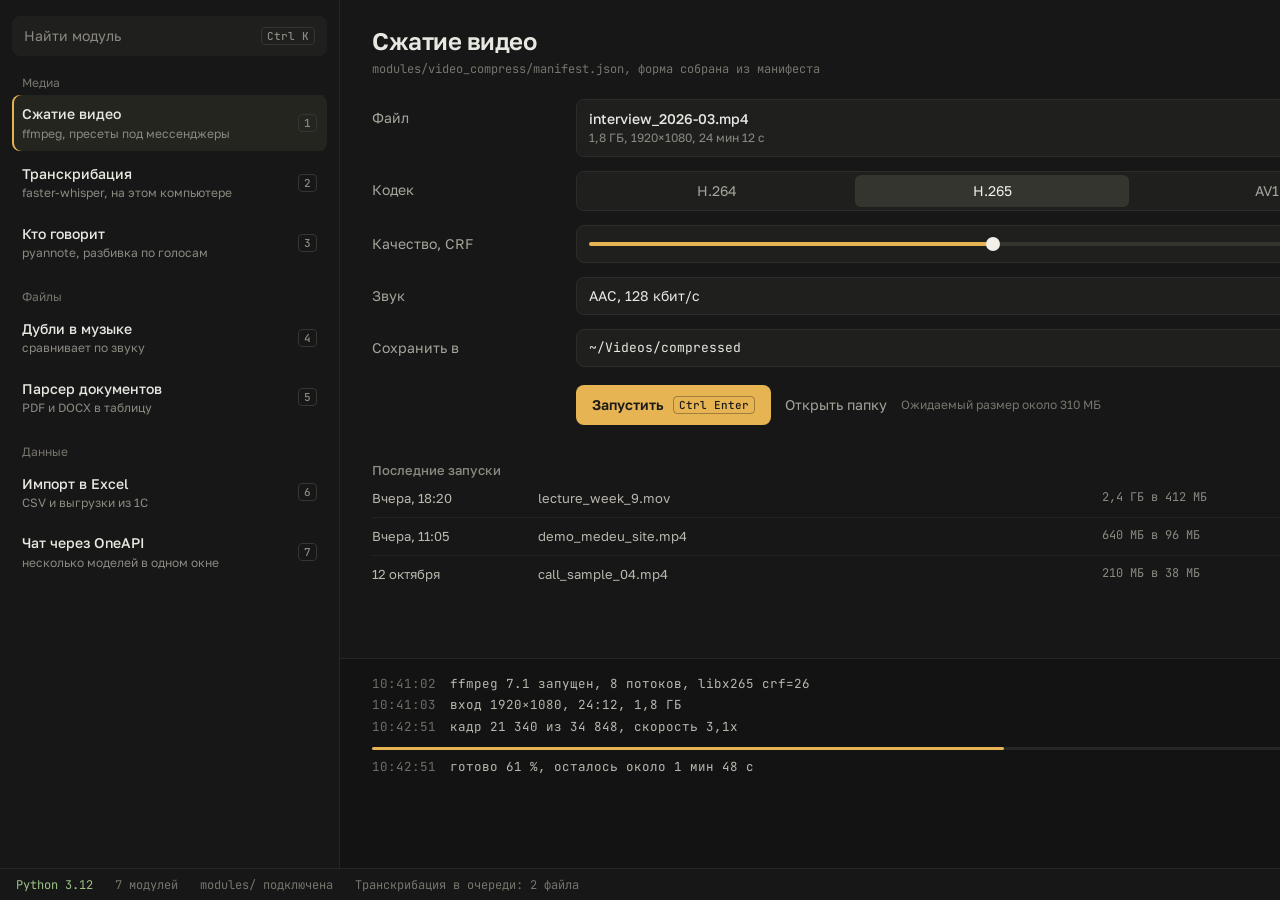
<file: mockups/concept-devhub.html>
<!DOCTYPE html>
<html lang="ru">
<head>
<meta charset="UTF-8">
<link href="https://fonts.googleapis.com/css2?family=Golos+Text:wght@400;500;600&family=JetBrains+Mono:wght@400;500&display=block" rel="stylesheet">
<style>
	* { margin: 0; padding: 0; box-sizing: border-box; }
	html, body { width: 1440px; height: 900px; overflow: hidden; background: #161716; color: #e9e7e1; font: 14px/1.45 "Golos Text", sans-serif; }
	.app { display: grid; grid-template-columns: 340px 1fr; height: 868px; }
	.list { border-right: 1px solid #262725; padding: 16px 12px; }
	.search { display: flex; align-items: center; justify-content: space-between; height: 40px; padding: 0 12px; border-radius: 8px; background: #1f201e; color: #8b8981; }
	kbd { font: 500 11px "JetBrains Mono", monospace; color: #8b8981; border: 1px solid #353633; border-radius: 4px; padding: 1px 5px; }
	.group { margin-top: 18px; padding: 0 10px; font-size: 12px; color: #77756d; }
	.item { margin-top: 4px; display: grid; grid-template-columns: 1fr auto; gap: 0 10px; padding: 9px 10px; border-radius: 8px; }
	.item b { font-weight: 500; }
	.item small { grid-column: 1; color: #8b8981; font-size: 12px; }
	.item kbd { grid-row: 1 / span 2; grid-column: 2; align-self: center; }
	.item.on { background: #24251f; box-shadow: inset 2px 0 0 #e7b453; }
	.detail { display: grid; grid-template-rows: auto 1fr 210px; min-width: 0; }
	.head { padding: 24px 32px 0; }
	.head h1 { font-size: 24px; font-weight: 600; letter-spacing: -.02em; }
	.head p { margin-top: 2px; font: 400 12px "JetBrains Mono", monospace; color: #77756d; }
	.form { padding: 22px 32px 0; display: grid; grid-template-columns: 180px 1fr; gap: 14px 24px; align-content: start; }
	.form label { color: #a6a49b; line-height: 38px; }
	.field { min-height: 38px; display: flex; align-items: center; padding: 0 12px; border-radius: 8px; background: #1f201e; border: 1px solid #2c2d2a; }
	.file { justify-content: space-between; height: 58px; }
	.file b { font-weight: 500; }
	.file small { display: block; color: #8b8981; font-size: 12px; }
	.file span:last-child { color: #8b8981; font-size: 13px; }
	.segs { display: flex; gap: 0; padding: 3px; }
	.segs i { font-style: normal; flex: 1; text-align: center; padding: 6px 0; border-radius: 6px; color: #a6a49b; }
	.segs .on { background: #34352f; color: #f1efe8; }
	.slider { gap: 14px; }
	.track { position: relative; flex: 1; height: 4px; border-radius: 2px; background: #34352f; }
	.track::before { content: ""; position: absolute; left: 0; top: 0; bottom: 0; width: 52%; border-radius: 2px; background: #e7b453; }
	.track::after { content: ""; position: absolute; left: 52%; top: 50%; width: 14px; height: 14px; margin: -7px 0 0 -7px; border-radius: 50%; background: #f1efe8; }
	.mono { font-family: "JetBrains Mono", monospace; font-size: 13px; }
	.hint { color: #77756d; font-size: 12px; }
	.run { grid-column: 2; display: flex; gap: 14px; align-items: center; margin-top: 4px; }
	.btn { display: inline-flex; align-items: center; gap: 10px; height: 40px; padding: 0 16px; border-radius: 8px; background: #e7b453; color: #1b1a16; font-weight: 600; }
	.btn kbd { color: #1b1a16; border-color: rgba(27, 26, 22, .35); }
	.ghost { color: #a6a49b; }
	.hist { grid-column: 1 / -1; margin-top: 22px; }
	.hist h2 { font-size: 13px; font-weight: 500; color: #8b8981; }
	.hist div { display: grid; grid-template-columns: 150px 1fr 200px 90px; gap: 16px; padding: 9px 0; border-top: 1px solid #232421; font-size: 13px; color: #b9b7ae; }
	.hist div:first-of-type { border-top: 0; }
	.hist span:nth-child(3) { font-family: "JetBrains Mono", monospace; font-size: 12px; color: #8b8981; }
	.hist span:last-child { text-align: right; color: #9cc28a; }
	.log { border-top: 1px solid #262725; padding: 14px 32px; font: 400 12.5px/1.7 "JetBrains Mono", monospace; color: #b9b7ae; background: #121312; }
	.log span { color: #6f6d66; margin-right: 14px; }
	.log .ok { color: #9cc28a; }
	.prog { margin: 10px 0 6px; height: 3px; background: #262725; border-radius: 2px; }
	.prog i { display: block; width: 61%; height: 100%; background: #e7b453; border-radius: 2px; }
	.status { height: 32px; display: flex; align-items: center; gap: 22px; padding: 0 16px; border-top: 1px solid #262725; font: 400 12px "JetBrains Mono", monospace; color: #77756d; }
	.status b { font-weight: 400; color: #9cc28a; }
</style>
</head>
<body>
<div class="app">
	<aside class="list">
		<div class="search"><span>Найти модуль</span><kbd>Ctrl K</kbd></div>
		<p class="group">Медиа</p>
		<div class="item on"><b>Сжатие видео</b><small>ffmpeg, пресеты под мессенджеры</small><kbd>1</kbd></div>
		<div class="item"><b>Транскрибация</b><small>faster-whisper, на этом компьютере</small><kbd>2</kbd></div>
		<div class="item"><b>Кто говорит</b><small>pyannote, разбивка по голосам</small><kbd>3</kbd></div>
		<p class="group">Файлы</p>
		<div class="item"><b>Дубли в музыке</b><small>сравнивает по звуку</small><kbd>4</kbd></div>
		<div class="item"><b>Парсер документов</b><small>PDF и DOCX в таблицу</small><kbd>5</kbd></div>
		<p class="group">Данные</p>
		<div class="item"><b>Импорт в Excel</b><small>CSV и выгрузки из 1С</small><kbd>6</kbd></div>
		<div class="item"><b>Чат через OneAPI</b><small>несколько моделей в одном окне</small><kbd>7</kbd></div>
	</aside>
	<section class="detail">
		<div class="head"><h1>Сжатие видео</h1><p>modules/video_compress/manifest.json, форма собрана из манифеста</p></div>
		<div class="form">
			<label>Файл</label><div class="field file"><span><b>interview_2026-03.mp4</b><small>1,8 ГБ, 1920×1080, 24 мин 12 с</small></span><span>Заменить</span></div>
			<label>Кодек</label><div class="field segs"><i>H.264</i><i class="on">H.265</i><i>AV1</i></div>
			<label>Качество, CRF</label><div class="field slider"><span class="track"></span><span class="mono">26</span></div>
			<label>Звук</label><div class="field">AAC, 128 кбит/с</div>
			<label>Сохранить в</label><div class="field mono">~/Videos/compressed</div>
			<div class="run"><span class="btn">Запустить <kbd>Ctrl Enter</kbd></span><span class="ghost">Открыть папку</span><span class="hint">Ожидаемый размер около 310 МБ</span></div>
			<div class="hist"><h2>Последние запуски</h2>
				<div><span>Вчера, 18:20</span><span>lecture_week_9.mov</span><span>2,4 ГБ в 412 МБ</span><span>готово</span></div>
				<div><span>Вчера, 11:05</span><span>demo_medeu_site.mp4</span><span>640 МБ в 96 МБ</span><span>готово</span></div>
				<div><span>12 октября</span><span>call_sample_04.mp4</span><span>210 МБ в 38 МБ</span><span>готово</span></div>
			</div>
		</div>
		<div class="log">
			<div><span>10:41:02</span>ffmpeg 7.1 запущен, 8 потоков, libx265 crf=26</div>
			<div><span>10:41:03</span>вход 1920×1080, 24:12, 1,8 ГБ</div>
			<div><span>10:42:51</span>кадр 21 340 из 34 848, скорость 3,1x</div>
			<div class="prog"><i></i></div>
			<div><span>10:42:51</span>готово 61 %, осталось около 1 мин 48 с</div>
		</div>
	</section>
</div>
<footer class="status"><b>Python 3.12</b><span>7 модулей</span><span>modules/ подключена</span><span>Транскрибация в очереди: 2 файла</span></footer>
</body>
</html>
</file>
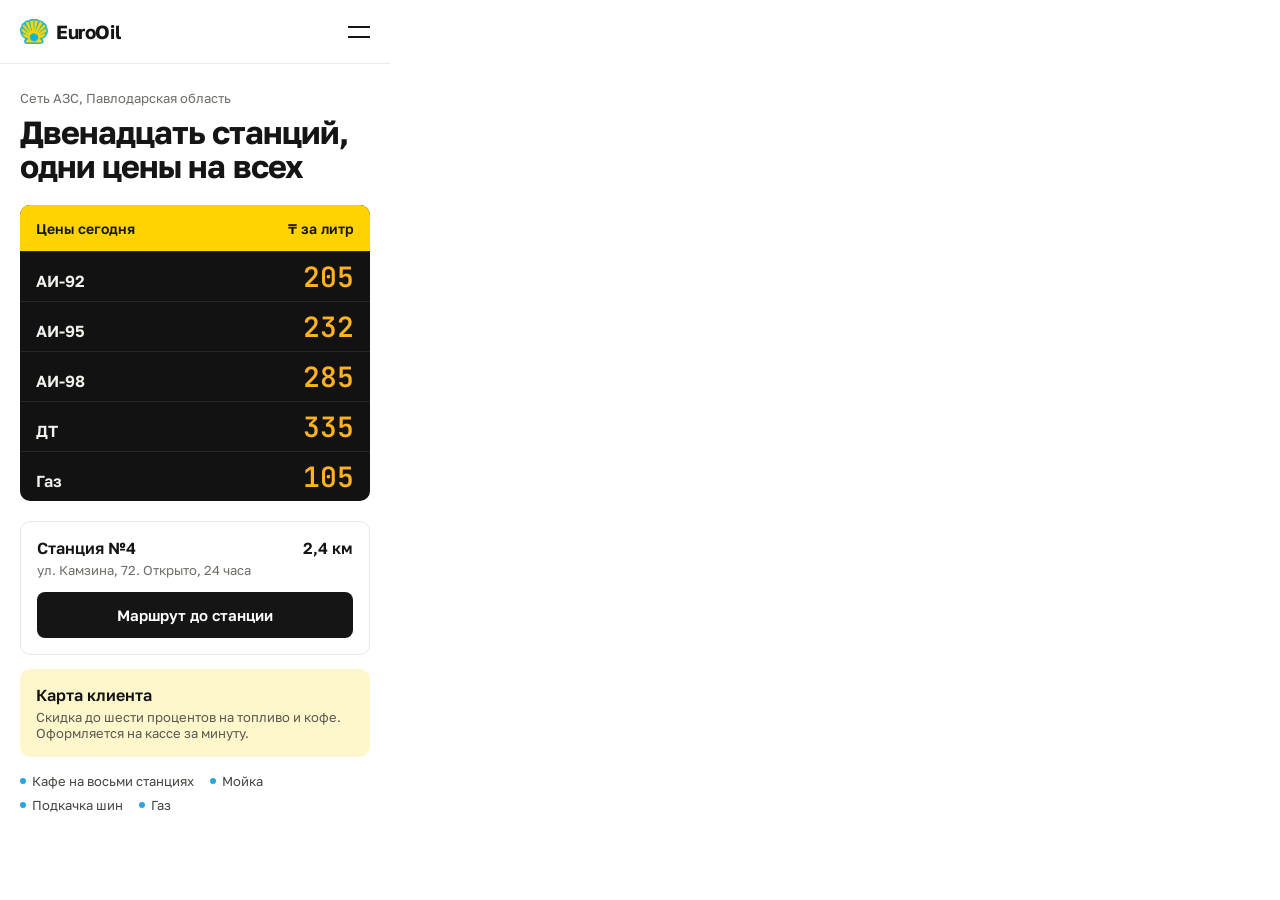
<file: mockups/concept-eurooil-phone.html>
<!DOCTYPE html>
<html lang="ru">
<head>
<meta charset="UTF-8">
<meta name="viewport" content="width=device-width, initial-scale=1">
<link href="https://fonts.googleapis.com/css2?family=Golos+Text:wght@400;500;600;700&family=JetBrains+Mono:wght@600&display=block" rel="stylesheet">
<style>
	* { margin: 0; padding: 0; box-sizing: border-box; }
	html, body { width: 390px; height: 844px; overflow: hidden; background: #fff; color: #151515; font-family: "Golos Text", sans-serif; }
	.top { height: 64px; display: flex; align-items: center; justify-content: space-between; padding: 0 20px; border-bottom: 1px solid #ecebe6; }
	.brand { display: flex; align-items: center; gap: 8px; font-weight: 700; font-size: 19px; letter-spacing: -.02em; }
	.brand img { width: 28px; }
	.burger { width: 22px; height: 12px; border-top: 2px solid #151515; border-bottom: 2px solid #151515; }
	.copy { padding: 26px 20px 0; }
	.kicker { font-size: 13px; color: #6d6c66; }
	h1 { margin-top: 10px; font-size: 32px; line-height: 1.05; letter-spacing: -.03em; font-weight: 700; }
	.board { margin: 22px 20px 0; background: #121212; border-radius: 10px; overflow: hidden; }
	.board__head { display: flex; justify-content: space-between; align-items: center; height: 46px; padding: 0 16px; background: #ffd200; font-weight: 600; font-size: 14px; }
	.row { display: flex; align-items: baseline; justify-content: space-between; height: 50px; padding: 0 16px; border-top: 1px solid #262626; }
	.row span { color: #f2f1ec; font-weight: 600; font-size: 16px; }
	.row b { font-family: "JetBrains Mono", monospace; font-weight: 600; font-size: 28px; color: #ffb21f; line-height: 50px; }
	.near { margin: 20px 20px 0; padding: 16px; border: 1px solid #ebe9e2; border-radius: 10px; }
	.near__top { display: flex; justify-content: space-between; font-weight: 600; font-size: 16px; }
	.near p { margin-top: 4px; font-size: 13px; color: #6d6c66; }
	.card { margin: 14px 20px 0; padding: 16px; border-radius: 10px; background: #fff7cc; }
	.card b { display: block; font-size: 16px; font-weight: 600; }
	.card p { margin-top: 4px; font-size: 13px; color: #5a5850; }
	.srv { margin: 16px 20px 0; display: flex; flex-wrap: wrap; gap: 8px 16px; font-size: 13px; color: #45443f; }
	.srv i { font-style: normal; display: inline-flex; align-items: center; gap: 6px; }
	.srv i::before { content: ""; width: 6px; height: 6px; border-radius: 50%; background: #29a6e0; }
	.btn { margin-top: 14px; display: flex; justify-content: center; align-items: center; height: 46px; border-radius: 8px; background: #151515; color: #fff; font-weight: 600; font-size: 15px; }
</style>
</head>
<body>
	<header class="top"><div class="brand"><img src="assets/eurooil-logo.webp" alt="">EuroOil</div><span class="burger"></span></header>
	<div class="copy"><p class="kicker">Сеть АЗС, Павлодарская область</p><h1>Двенадцать станций, одни цены на всех</h1></div>
	<div class="board">
		<div class="board__head"><span>Цены сегодня</span><span>₸ за литр</span></div>
		<div class="row"><span>АИ-92</span><b>205</b></div>
		<div class="row"><span>АИ-95</span><b>232</b></div>
		<div class="row"><span>АИ-98</span><b>285</b></div>
		<div class="row"><span>ДТ</span><b>335</b></div>
		<div class="row"><span>Газ</span><b>105</b></div>
	</div>
	<div class="near"><div class="near__top"><span>Станция №4</span><span>2,4 км</span></div><p>ул. Камзина, 72. Открыто, 24 часа</p><span class="btn">Маршрут до станции</span></div>
	<div class="card"><b>Карта клиента</b><p>Скидка до шести процентов на топливо и кофе. Оформляется на кассе за минуту.</p></div>
	<div class="srv"><i>Кафе на восьми станциях</i><i>Мойка</i><i>Подкачка шин</i><i>Газ</i></div>
</body>
</html>
</file>
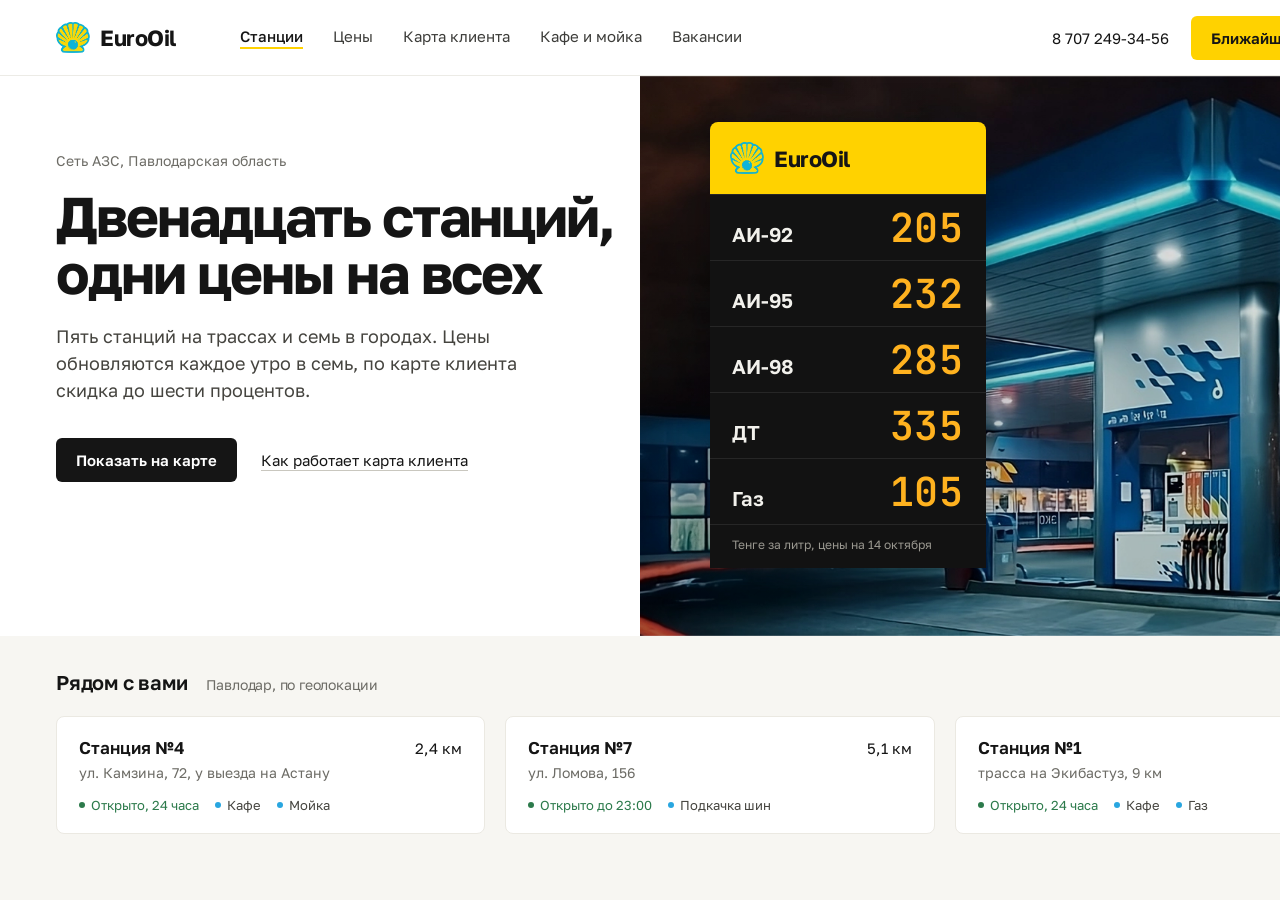
<file: mockups/concept-eurooil.html>
<!DOCTYPE html>
<html lang="ru">
<head>
<meta charset="UTF-8">
<link rel="preconnect" href="https://fonts.googleapis.com">
<link href="https://fonts.googleapis.com/css2?family=Golos+Text:wght@400;500;600;700&family=JetBrains+Mono:wght@500;600&display=block" rel="stylesheet">
<style>
	* { margin: 0; padding: 0; box-sizing: border-box; }
	html, body { width: 1440px; height: 900px; overflow: hidden; background: #fff; color: #151515; font-family: "Golos Text", sans-serif; }
	.top { height: 76px; display: flex; align-items: center; padding: 0 56px; border-bottom: 1px solid #ecebe6; }
	.brand { display: flex; align-items: center; gap: 10px; font-weight: 700; font-size: 22px; letter-spacing: -.02em; }
	.brand img { width: 34px; height: auto; }
	.nav { display: flex; gap: 30px; margin-left: 64px; font-size: 15px; color: #3d3d3a; }
	.nav b { font-weight: 500; color: #151515; box-shadow: inset 0 -2px 0 #ffd200; padding-bottom: 4px; }
	.right { margin-left: auto; display: flex; align-items: center; gap: 22px; font-size: 15px; }
	.btn { display: inline-flex; align-items: center; height: 44px; padding: 0 20px; border-radius: 6px; background: #ffd200; font-weight: 600; font-size: 15px; color: #151515; }
	.btn.dark { background: #151515; color: #fff; }
	.hero { position: relative; height: 560px; display: grid; grid-template-columns: 640px 1fr; }
	.copy { padding: 76px 0 0 56px; }
	.kicker { font-size: 14px; color: #6d6c66; }
	h1 { margin-top: 18px; max-width: 560px; font-size: 56px; line-height: 1.02; letter-spacing: -.035em; font-weight: 700; }
	.lead { margin-top: 22px; max-width: 470px; font-size: 18px; line-height: 1.5; color: #45443f; }
	.cta { margin-top: 34px; display: flex; align-items: center; gap: 24px; font-size: 15px; }
	.cta a { color: #151515; text-decoration: underline; text-underline-offset: 4px; text-decoration-color: #c9c7bf; }
	.photo { position: relative; overflow: hidden; }
	.photo > img { position: absolute; inset: 0; width: 100%; height: 100%; object-fit: cover; object-position: 30% 50%; }
	.photo::after { content: ""; position: absolute; inset: 0; background: linear-gradient(90deg, rgba(0, 0, 0, .25), transparent 40%); }
	.pylon { position: absolute; z-index: 2; left: 70px; top: 46px; width: 276px; background: #121212; border-radius: 8px 8px 0 0; box-shadow: 0 30px 60px -20px rgba(0, 0, 0, .55); }
	.pylon__head { display: flex; align-items: center; gap: 10px; height: 72px; padding: 0 20px; background: #ffd200; border-radius: 8px 8px 0 0; font-weight: 700; font-size: 22px; letter-spacing: -.02em; }
	.pylon__head img { width: 34px; }
	.row { display: flex; align-items: baseline; justify-content: space-between; height: 66px; padding: 0 22px; border-top: 1px solid #262626; }
	.row span { color: #f2f1ec; font-weight: 600; font-size: 20px; }
	.row b { font-family: "JetBrains Mono", monospace; font-weight: 600; font-size: 40px; color: #ffb21f; letter-spacing: .02em; line-height: 66px; }
	.pylon__foot { padding: 12px 22px 16px; border-top: 1px solid #262626; font-size: 12px; color: #9a9890; }
	.near { height: 264px; padding: 34px 56px 0; background: #f7f6f2; }
	.near h2 { font-size: 20px; font-weight: 600; letter-spacing: -.01em; display: flex; align-items: baseline; gap: 18px; }
	.near h2 small { font-size: 14px; font-weight: 400; color: #6d6c66; }
	.cards { margin-top: 22px; display: grid; grid-template-columns: repeat(3, 1fr); gap: 20px; }
	.card { padding: 20px 22px; background: #fff; border: 1px solid #ebe9e2; border-radius: 8px; }
	.card__top { display: flex; justify-content: space-between; align-items: baseline; }
	.card__name { font-weight: 600; font-size: 17px; }
	.card__dist { font-size: 15px; color: #151515; }
	.card__addr { margin-top: 6px; font-size: 14px; color: #6d6c66; }
	.card__srv { margin-top: 16px; display: flex; gap: 16px; font-size: 13px; color: #45443f; }
	.card__srv i { font-style: normal; display: inline-flex; align-items: center; gap: 6px; }
	.card__srv i::before { content: ""; width: 6px; height: 6px; border-radius: 50%; background: #29a6e0; }
	.open { color: #2c7a4b !important; }
	.open::before { background: #2c7a4b !important; }
</style>
</head>
<body>
	<header class="top">
		<div class="brand"><img src="assets/eurooil-logo.webp" alt="">EuroOil</div>
		<nav class="nav"><b>Станции</b><span>Цены</span><span>Карта клиента</span><span>Кафе и мойка</span><span>Вакансии</span></nav>
		<div class="right"><span>8 707 249-34-56</span><span class="btn">Ближайшая станция</span></div>
	</header>
	<section class="hero">
		<div class="copy">
			<p class="kicker">Сеть АЗС, Павлодарская область</p>
			<h1>Двенадцать станций, одни цены на всех</h1>
			<p class="lead">Пять станций на трассах и семь в городах. Цены обновляются каждое утро в семь, по карте клиента скидка до шести процентов.</p>
			<div class="cta"><span class="btn dark">Показать на карте</span><a>Как работает карта клиента</a></div>
		</div>
		<div class="photo">
			<img src="assets/station.webp" alt="">
			<div class="pylon">
				<div class="pylon__head"><img src="assets/eurooil-logo.webp" alt="">EuroOil</div>
				<div class="row"><span>АИ-92</span><b>205</b></div>
				<div class="row"><span>АИ-95</span><b>232</b></div>
				<div class="row"><span>АИ-98</span><b>285</b></div>
				<div class="row"><span>ДТ</span><b>335</b></div>
				<div class="row"><span>Газ</span><b>105</b></div>
				<div class="pylon__foot">Тенге за литр, цены на 14 октября</div>
			</div>
		</div>
	</section>
	<section class="near">
		<h2>Рядом с вами <small>Павлодар, по геолокации</small></h2>
		<div class="cards">
			<div class="card"><div class="card__top"><span class="card__name">Станция №4</span><span class="card__dist">2,4 км</span></div><p class="card__addr">ул. Камзина, 72, у выезда на Астану</p><div class="card__srv"><i class="open">Открыто, 24 часа</i><i>Кафе</i><i>Мойка</i></div></div>
			<div class="card"><div class="card__top"><span class="card__name">Станция №7</span><span class="card__dist">5,1 км</span></div><p class="card__addr">ул. Ломова, 156</p><div class="card__srv"><i class="open">Открыто до 23:00</i><i>Подкачка шин</i></div></div>
			<div class="card"><div class="card__top"><span class="card__name">Станция №1</span><span class="card__dist">8,9 км</span></div><p class="card__addr">трасса на Экибастуз, 9 км</p><div class="card__srv"><i class="open">Открыто, 24 часа</i><i>Кафе</i><i>Газ</i></div></div>
		</div>
	</section>
</body>
</html>
</file>
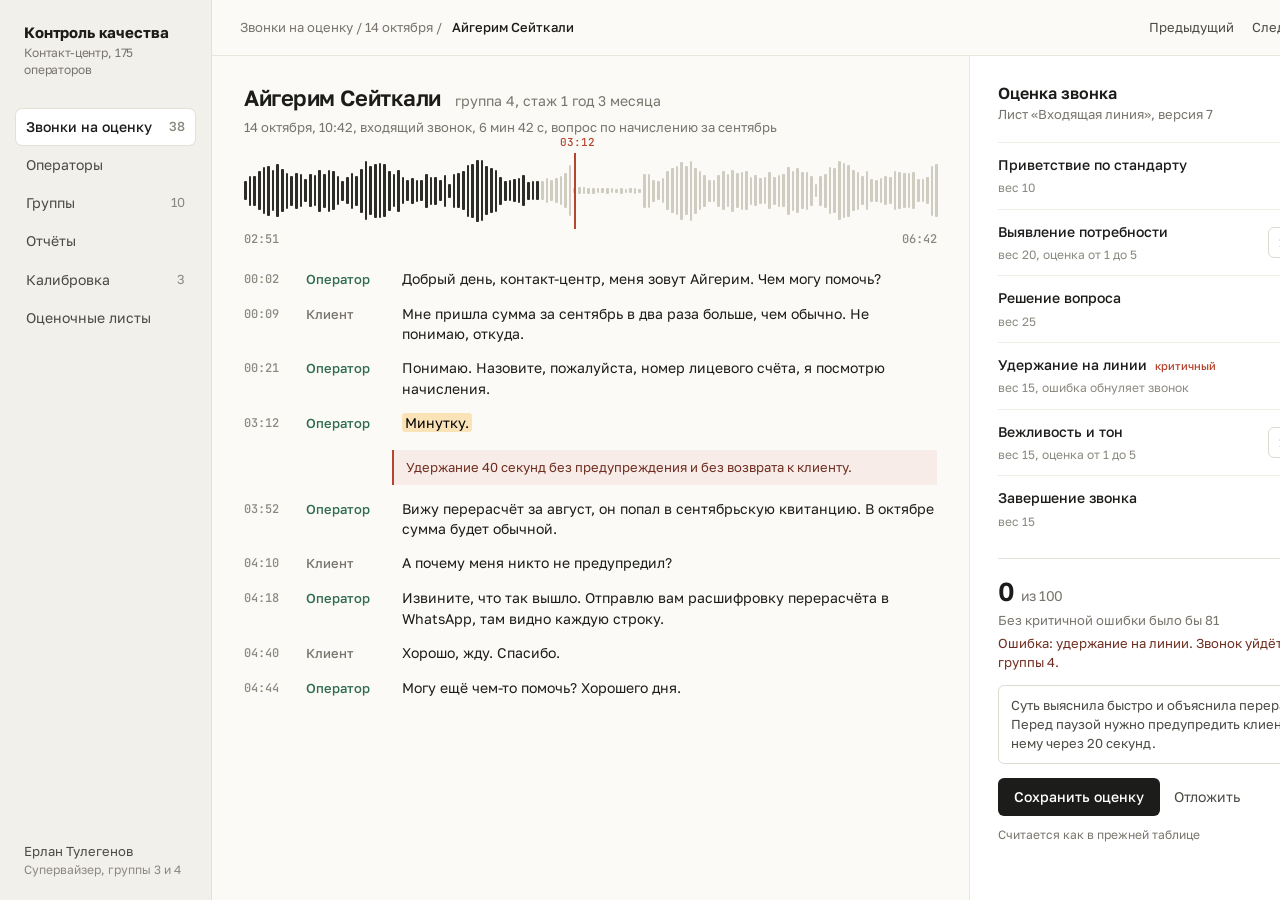
<file: mockups/concept-quality.html>
<!DOCTYPE html>
<html lang="ru">
<head>
<meta charset="UTF-8">
<link href="https://fonts.googleapis.com/css2?family=Golos+Text:wght@400;500;600;700&family=JetBrains+Mono:wght@500&display=block" rel="stylesheet">
<style>
	* { margin: 0; padding: 0; box-sizing: border-box; }
	html, body { width: 1440px; height: 900px; overflow: hidden; background: #fbfaf7; color: #1c1d1a; font: 14px/1.45 "Golos Text", sans-serif; }
	.app { display: grid; grid-template-columns: 212px 1fr; height: 900px; }
	.side { background: #f2f0ea; border-right: 1px solid #e4e1d8; padding: 22px 16px; display: flex; flex-direction: column; }
	.logo { font-weight: 700; font-size: 15px; letter-spacing: -.01em; padding: 0 8px; }
	.logo small { display: block; font-weight: 400; font-size: 12px; color: #77756c; }
	.menu { margin-top: 30px; display: grid; gap: 2px; }
	.menu span { padding: 8px 10px; border-radius: 6px; color: #4a4943; display: flex; justify-content: space-between; }
	.menu .on { background: #fff; color: #1c1d1a; font-weight: 500; box-shadow: 0 0 0 1px #e4e1d8; }
	.menu em { font-style: normal; color: #8b897f; font-size: 13px; }
	.me { margin-top: auto; padding: 0 8px; font-size: 13px; color: #4a4943; }
	.me small { display: block; color: #8b897f; font-size: 12px; }
	.main { display: grid; grid-template-rows: 56px 1fr; min-width: 0; }
	.bar { display: flex; align-items: center; gap: 10px; padding: 0 28px; border-bottom: 1px solid #e9e6dd; color: #77756c; font-size: 13px; }
	.bar b { color: #1c1d1a; font-weight: 500; }
	.bar .nav { margin-left: auto; display: flex; gap: 18px; color: #4a4943; }
	.split { display: grid; grid-template-columns: 1fr 470px; min-height: 0; }
	.call { padding: 26px 32px; overflow: hidden; border-right: 1px solid #e9e6dd; }
	.who { display: flex; align-items: baseline; gap: 14px; }
	.who h1 { font-size: 22px; font-weight: 600; letter-spacing: -.02em; }
	.who span { color: #77756c; }
	.meta { margin-top: 4px; color: #77756c; font-size: 13px; }
	.wave { position: relative; margin-top: 22px; height: 64px; display: flex; align-items: center; gap: 2px; }
	.wave i { flex: 1; background: #cfccc2; border-radius: 1px; }
	.wave i.p { background: #2c2d29; }
	.flag { position: absolute; top: -6px; width: 2px; height: 76px; background: #b5452f; }
	.flag::after { content: "03:12"; position: absolute; top: -18px; left: -14px; font: 500 11px "JetBrains Mono", monospace; color: #b5452f; }
	.time { margin-top: 8px; display: flex; justify-content: space-between; font: 500 12px "JetBrains Mono", monospace; color: #8b897f; }
	.lines { margin-top: 22px; display: grid; gap: 14px; }
	.line { display: grid; grid-template-columns: 52px 86px 1fr; gap: 10px; }
	.line time { font: 500 12px/21px "JetBrains Mono", monospace; color: #8b897f; }
	.line b { font-weight: 500; font-size: 13px; line-height: 21px; color: #77756c; }
	.line.op b { color: #2f6b4f; }
	.line mark { background: #fbe3b8; padding: 1px 3px; border-radius: 3px; }
	.note { margin: 2px 0 0 148px; padding: 8px 12px; border-left: 2px solid #b5452f; background: #f8ece8; color: #6e2d20; font-size: 13px; }
	.card { padding: 26px 28px; display: flex; flex-direction: column; background: #fff; }
	.card h2 { font-size: 16px; font-weight: 600; }
	.card h2 small { display: block; font-weight: 400; font-size: 13px; color: #77756c; }
	.crit { margin-top: 18px; display: grid; }
	.c { display: grid; grid-template-columns: 1fr auto; gap: 4px 12px; padding: 12px 0; border-top: 1px solid #efece5; }
	.c span { font-weight: 500; }
	.c small { grid-column: 1; color: #8b897f; font-size: 12px; }
	.seg { grid-row: 1 / span 2; grid-column: 2; align-self: center; display: flex; border: 1px solid #dedad0; border-radius: 6px; overflow: hidden; font-size: 13px; }
	.seg i { font-style: normal; padding: 5px 10px; color: #77756c; border-left: 1px solid #dedad0; }
	.seg i:first-child { border-left: 0; }
	.seg .yes { background: #2f6b4f; color: #fff; }
	.seg .no { background: #b5452f; color: #fff; }
	.seg .val { background: #2c2d29; color: #fff; }
	.c.crit-fail span::after { content: "критичный"; margin-left: 8px; font-size: 11px; font-weight: 500; color: #b5452f; text-transform: lowercase; }
	.total { margin-top: 16px; padding-top: 14px; border-top: 1px solid #e4e1d8; }
	.total b { font-size: 26px; font-weight: 600; letter-spacing: -.02em; }
	.total b small { font-size: 14px; font-weight: 400; color: #77756c; }
	.total p { margin-top: 4px; font-size: 13px; color: #6e2d20; }
	.total em { display: block; font-style: normal; font-size: 13px; color: #77756c; }
	.comment { margin-top: 14px; padding: 10px 12px; border: 1px solid #dedad0; border-radius: 6px; color: #4a4943; font-size: 13px; min-height: 64px; }
	.acts { margin-top: 14px; display: flex; flex-wrap: wrap; gap: 10px; align-items: center; }
	.btn { white-space: nowrap; padding: 9px 16px; border-radius: 6px; background: #1c1d1a; color: #fff; font-weight: 500; }
	.ghost { padding: 9px 4px; color: #4a4943; }
	.parity { flex-basis: 100%; font-size: 12px; color: #77756c; }
</style>
</head>
<body>
<div class="app">
	<aside class="side">
		<div class="logo">Контроль качества<small>Контакт-центр, 175 операторов</small></div>
		<nav class="menu">
			<span class="on">Звонки на оценку <em>38</em></span>
			<span>Операторы</span>
			<span>Группы <em>10</em></span>
			<span>Отчёты</span>
			<span>Калибровка <em>3</em></span>
			<span>Оценочные листы</span>
		</nav>
		<div class="me">Ерлан Тулегенов<small>Супервайзер, группы 3 и 4</small></div>
	</aside>
	<section class="main">
		<div class="bar">Звонки на оценку / 14 октября / <b>Айгерим Сейткали</b><span class="nav"><span>Предыдущий</span><span>Следующий, 37 осталось</span></span></div>
		<div class="split">
			<div class="call">
				<div class="who"><h1>Айгерим Сейткали</h1><span>группа 4, стаж 1 год 3 месяца</span></div>
				<p class="meta">14 октября, 10:42, входящий звонок, 6 мин 42 с, вопрос по начислению за сентябрь</p>
				<div class="wave" id="wave"><span class="flag" style="left: 47.6%"></span></div>
				<div class="time"><span>02:51</span><span>06:42</span></div>
				<div class="lines">
					<div class="line op"><time>00:02</time><b>Оператор</b><p>Добрый день, контакт-центр, меня зовут Айгерим. Чем могу помочь?</p></div>
					<div class="line"><time>00:09</time><b>Клиент</b><p>Мне пришла сумма за сентябрь в два раза больше, чем обычно. Не понимаю, откуда.</p></div>
					<div class="line op"><time>00:21</time><b>Оператор</b><p>Понимаю. Назовите, пожалуйста, номер лицевого счёта, я посмотрю начисления.</p></div>
					<div class="line op"><time>03:12</time><b>Оператор</b><p><mark>Минутку.</mark></p></div>
					<p class="note">Удержание 40 секунд без предупреждения и без возврата к клиенту.</p>
					<div class="line op"><time>03:52</time><b>Оператор</b><p>Вижу перерасчёт за август, он попал в сентябрьскую квитанцию. В октябре сумма будет обычной.</p></div>
					<div class="line"><time>04:10</time><b>Клиент</b><p>А почему меня никто не предупредил?</p></div>
					<div class="line op"><time>04:18</time><b>Оператор</b><p>Извините, что так вышло. Отправлю вам расшифровку перерасчёта в WhatsApp, там видно каждую строку.</p></div>
					<div class="line"><time>04:40</time><b>Клиент</b><p>Хорошо, жду. Спасибо.</p></div>
					<div class="line op"><time>04:44</time><b>Оператор</b><p>Могу ещё чем-то помочь? Хорошего дня.</p></div>
				</div>
			</div>
			<div class="card">
				<h2>Оценка звонка<small>Лист «Входящая линия», версия 7</small></h2>
				<div class="crit">
					<div class="c"><span>Приветствие по стандарту</span><small>вес 10</small><div class="seg"><i class="yes">Да</i><i>Нет</i><i>Н/П</i></div></div>
					<div class="c"><span>Выявление потребности</span><small>вес 20, оценка от 1 до 5</small><div class="seg"><i>1</i><i>2</i><i>3</i><i class="val">4</i><i>5</i></div></div>
					<div class="c"><span>Решение вопроса</span><small>вес 25</small><div class="seg"><i class="yes">Да</i><i>Нет</i><i>Н/П</i></div></div>
					<div class="c crit-fail"><span>Удержание на линии</span><small>вес 15, ошибка обнуляет звонок</small><div class="seg"><i>Да</i><i class="no">Нет</i><i>Н/П</i></div></div>
					<div class="c"><span>Вежливость и тон</span><small>вес 15, оценка от 1 до 5</small><div class="seg"><i>1</i><i>2</i><i>3</i><i>4</i><i class="val">5</i></div></div>
					<div class="c"><span>Завершение звонка</span><small>вес 15</small><div class="seg"><i class="yes">Да</i><i>Нет</i><i>Н/П</i></div></div>
				</div>
				<div class="total"><b>0 <small>из 100</small></b><em>Без критичной ошибки было бы 81</em><p>Ошибка: удержание на линии. Звонок уйдёт на калибровку группы 4.</p></div>
				<div class="comment">Суть выяснила быстро и объяснила перерасчёт понятно. Перед паузой нужно предупредить клиента и вернуться к нему через 20 секунд.</div>
				<div class="acts"><span class="btn">Сохранить оценку</span><span class="ghost">Отложить</span><span class="parity">Считается как в прежней таблице</span></div>
			</div>
		</div>
	</section>
</div>
<script>
	var w = document.getElementById('wave');
	var seed = 7;
	function rnd() { seed = (seed * 9301 + 49297) % 233280; return seed / 233280; }
	for (var i = 0; i < 150; i++) {
		var b = document.createElement('i');
		var t = i / 150;
		var h = 10 + Math.abs(Math.sin(t * 23) * 26 + Math.sin(t * 61) * 14) + rnd() * 18;
		if (t > .47 && t < .57) h = 4 + rnd() * 3;
		b.style.height = Math.min(62, h) + 'px';
		if (t < .425) b.className = 'p';
		w.appendChild(b);
	}
</script>
</body>
</html>
</file>
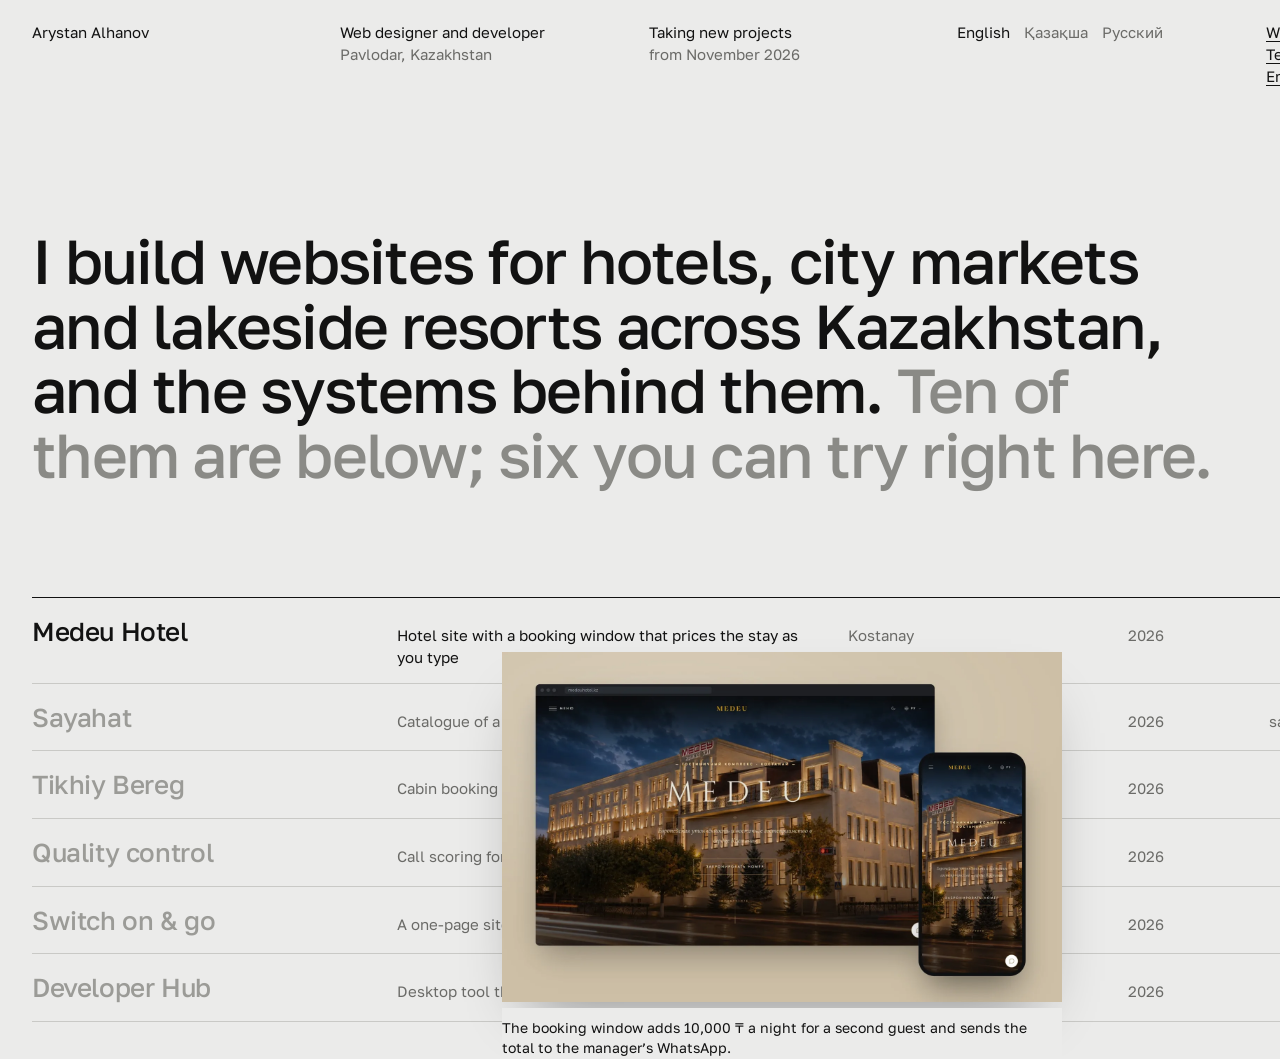
<file: mockups/direction-a.html>
<!DOCTYPE html>
<html lang="en">
<head>
<meta charset="UTF-8">
<title>Direction A — Index</title>
<link href="https://fonts.googleapis.com/css2?family=Golos+Text:wght@400;500;600&display=swap" rel="stylesheet">
<style>
	* { margin: 0; padding: 0; box-sizing: border-box; }

	body {
		width: 1440px;
		background: #ebebea;
		color: #121212;
		font-family: 'Golos Text', sans-serif;
		font-size: 15px;
		line-height: 1.45;
		-webkit-font-smoothing: antialiased;
	}

	a { color: inherit; text-decoration: none; }

	.top {
		display: grid;
		grid-template-columns: 2fr 2fr 2fr 2fr 1fr;
		gap: 24px;
		padding: 22px 32px;
	}

	.top p { color: #121212; }
	.top .soft { color: #6b6b68; }
	.top u { text-decoration: none; border-bottom: 1px solid #121212; }

	.lang span { margin-right: 14px; color: #6b6b68; }
	.lang span.on { color: #121212; }

	.lede {
		padding: 120px 32px 110px;
		font-size: 62px;
		line-height: 1.04;
		font-weight: 500;
		letter-spacing: -.028em;
		max-width: 1260px;
	}

	.lede .soft { color: #8a8a86; }

	.list { border-top: 1px solid #121212; margin: 0 32px; position: relative; }

	.row {
		display: grid;
		grid-template-columns: 4fr 5fr 3fr 1fr 2fr;
		gap: 24px;
		align-items: baseline;
		padding: 15px 0 14px;
		border-bottom: 1px solid #c9c9c6;
		font-size: 15px;
	}

	.row .name { font-size: 26px; font-weight: 500; letter-spacing: -.015em; }
	.row .soft { color: #6b6b68; }
	.row .go { text-align: right; }
	.row .go u { text-decoration: none; border-bottom: 1px solid currentColor; }

	.row.hot { color: #121212; }
	.row.dim .name { color: #9b9b97; }

	.preview {
		position: absolute;
		top: 54px;
		left: 470px;
		width: 560px;
		box-shadow: 0 30px 60px -30px rgba(0, 0, 0, .45);
		pointer-events: none;
	}

	.preview img { display: block; width: 100%; }

	.caption {
		position: absolute;
		top: 410px;
		left: 470px;
		width: 560px;
		font-size: 14px;
		color: #121212;
		background: #ebebea;
		padding-top: 10px;
	}
</style>
</head>
<body>

<header class="top">
	<p>Arystan Alhanov</p>
	<p>Web designer and developer<br><span class="soft">Pavlodar, Kazakhstan</span></p>
	<p>Taking new projects<br><span class="soft">from November 2026</span></p>
	<p class="lang"><span class="on">English</span><span>Қазақша</span><span>Русский</span></p>
	<p><u>WhatsApp</u><br><u>Telegram</u><br><u>Email</u></p>
</header>

<h1 class="lede">
	I build websites for hotels, city markets and lakeside resorts across Kazakhstan, and the systems behind them.
	<span class="soft">Ten of them are below; six you can try right here.</span>
</h1>

<section class="list">
	<div class="row hot">
		<span class="name">Medeu Hotel</span>
		<span>Hotel site with a booking window that prices the stay as you type</span>
		<span class="soft">Kostanay</span>
		<span class="soft">2026</span>
		<span class="go"><u>medeuhotel.kz</u></span>
	</div>
	<div class="row dim">
		<span class="name">Sayahat</span>
		<span class="soft">Catalogue of a city market, search in Kazakh and Russian</span>
		<span class="soft">Kostanay</span>
		<span class="soft">2026</span>
		<span class="go soft">sayahatkostanay.kz</span>
	</div>
	<div class="row dim">
		<span class="name">Tikhiy Bereg</span>
		<span class="soft">Cabin booking with a priced calendar</span>
		<span class="soft">Near Rudny</span>
		<span class="soft">2026</span>
		<span class="go soft">Try it</span>
	</div>
	<div class="row dim">
		<span class="name">Quality control</span>
		<span class="soft">Call scoring for a 175-seat contact centre</span>
		<span class="soft">Internal</span>
		<span class="soft">2026</span>
		<span class="go soft">Case</span>
	</div>
	<div class="row dim">
		<span class="name">Switch on &amp; go</span>
		<span class="soft">A one-page site that is one big switch</span>
		<span class="soft">Client</span>
		<span class="soft">2026</span>
		<span class="go soft">Try it</span>
	</div>
	<div class="row dim">
		<span class="name">Developer Hub</span>
		<span class="soft">Desktop tool that runs my Python scripts</span>
		<span class="soft">Personal</span>
		<span class="soft">2026</span>
		<span class="go soft">Case</span>
	</div>

	<figure class="preview"><img src="../assets/shots/medeu.webp" alt=""></figure>
	<p class="caption">The booking window adds 10,000 ₸ a night for a second guest and sends the total to the manager’s WhatsApp.</p>
</section>

</body>
</html>
</file>
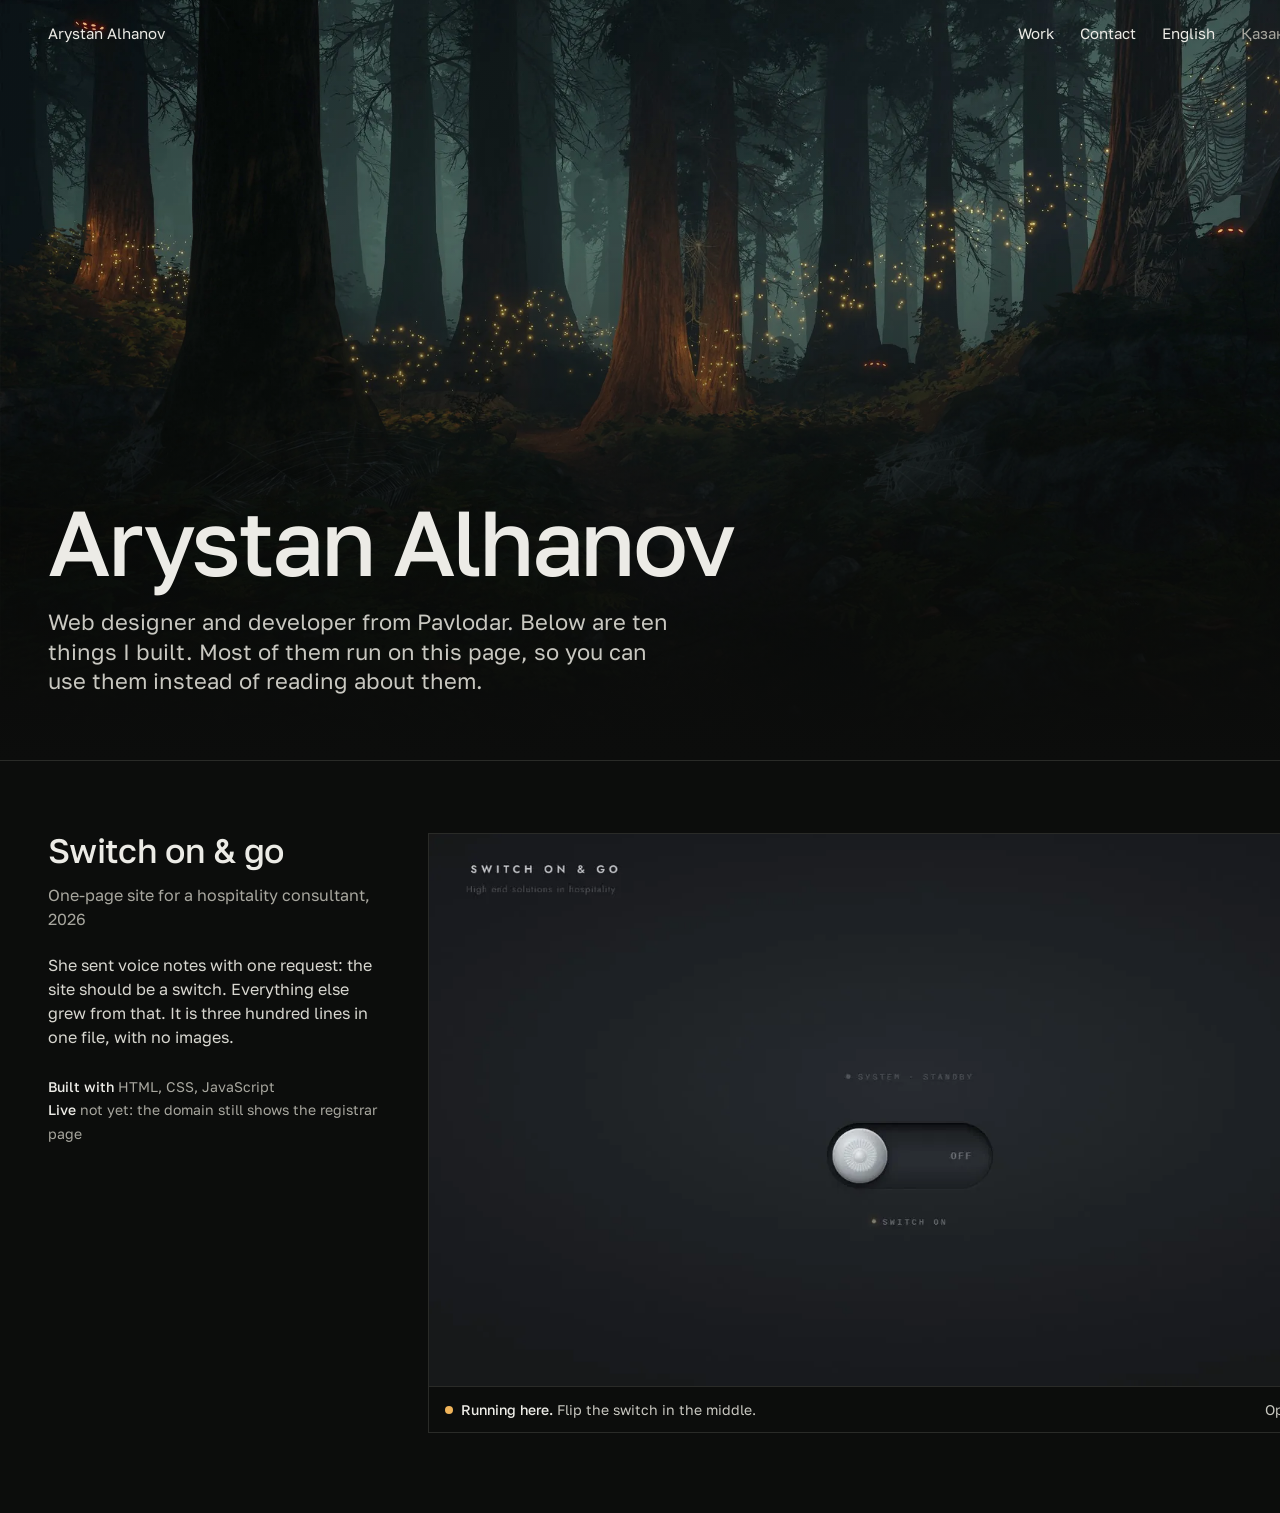
<file: mockups/direction-b.html>
<!DOCTYPE html>
<html lang="en">
<head>
<meta charset="UTF-8">
<title>Direction B — Bench</title>
<link href="https://fonts.googleapis.com/css2?family=Golos+Text:wght@400;500;600&display=swap" rel="stylesheet">
<style>
	* { margin: 0; padding: 0; box-sizing: border-box; }

	body {
		width: 1440px;
		background: #0c0d0c;
		color: #ecebe6;
		font-family: 'Golos Text', sans-serif;
		font-size: 16px;
		line-height: 1.5;
		-webkit-font-smoothing: antialiased;
	}

	.hero {
		position: relative;
		height: 760px;
		overflow: hidden;
	}

	.hero .l {
		position: absolute;
		inset: 0;
		background-size: cover;
		background-position: center;
	}

	.hero .veil {
		position: absolute;
		inset: 0;
		background: linear-gradient(to bottom, rgba(12, 13, 12, .1) 30%, #0c0d0c 100%);
	}

	.hero__text {
		position: absolute;
		left: 48px;
		bottom: 64px;
		max-width: 900px;
	}

	.hero h1 {
		font-size: 92px;
		font-weight: 500;
		line-height: .95;
		letter-spacing: -.035em;
	}

	.hero p {
		margin-top: 22px;
		font-size: 22px;
		line-height: 1.35;
		color: #c9c8c1;
		max-width: 640px;
	}

	.bar {
		position: absolute;
		top: 0;
		left: 0;
		right: 0;
		display: flex;
		justify-content: space-between;
		padding: 22px 48px;
		font-size: 15px;
		color: #ecebe6;
	}

	.bar nav span { margin-left: 26px; }
	.bar nav .soft { color: #a8a79f; }

	.bench {
		display: grid;
		grid-template-columns: 340px 1fr;
		gap: 40px;
		padding: 72px 48px 80px;
		border-top: 1px solid #2a2b28;
	}

	.bench h2 {
		font-size: 34px;
		font-weight: 500;
		letter-spacing: -.02em;
		line-height: 1.05;
	}

	.bench .what { margin-top: 14px; color: #a8a79f; font-size: 16px; }

	.bench .story {
		margin-top: 22px;
		font-size: 16px;
		color: #d8d7d0;
	}

	.bench .facts { margin-top: 26px; font-size: 14px; color: #a8a79f; line-height: 1.7; }
	.bench .facts b { color: #ecebe6; font-weight: 500; }

	.screen {
		position: relative;
		height: 600px;
		border: 1px solid #2a2b28;
		background: #000;
		overflow: hidden;
	}

	.screen iframe {
		width: 1440px;
		height: 1000px;
		border: 0;
		transform: scale(.66);
		transform-origin: 0 0;
	}

	.live {
		position: absolute;
		left: 0;
		bottom: 0;
		right: 0;
		display: flex;
		justify-content: space-between;
		padding: 12px 16px;
		font-size: 14px;
		background: #0c0d0c;
		border-top: 1px solid #2a2b28;
		color: #c9c8c1;
	}

	.live b { font-weight: 500; color: #ecebe6; }
	.live i { font-style: normal; display: inline-block; width: 8px; height: 8px; border-radius: 50%; background: #f0b45a; margin-right: 8px; vertical-align: 1px; }
</style>
</head>
<body>

<section class="hero">
	<div class="l" style="background-image:url(../assets/img/layer-base.webp)"></div>
	<div class="l" style="background-image:url(../assets/img/layer-middle.webp)"></div>
	<div class="l" style="background-image:url(../assets/img/layer-front.webp)"></div>
	<div class="veil"></div>

	<header class="bar">
		<span>Arystan Alhanov</span>
		<nav><span>Work</span><span>Contact</span><span>English</span><span class="soft">Қазақша</span><span class="soft">Русский</span></nav>
	</header>

	<div class="hero__text">
		<h1>Arystan Alhanov</h1>
		<p>Web designer and developer from Pavlodar. Below are ten things I built. Most of them run on this page, so you can use them instead of reading about them.</p>
	</div>
</section>

<section class="bench">
	<div>
		<h2>Switch on &amp; go</h2>
		<p class="what">One-page site for a hospitality consultant, 2026</p>
		<p class="story">She sent voice notes with one request: the site should be a switch. Everything else grew from that. It is three hundred lines in one file, with no images.</p>
		<p class="facts"><b>Built with</b> HTML, CSS, JavaScript<br><b>Live</b> not yet: the domain still shows the registrar page</p>
	</div>

	<div class="screen">
		<img src="../assets/shots/naila-2.webp" alt="" style="display:block;width:100%;height:100%;object-fit:cover;object-position:center">
		<div class="live"><span><i></i><b>Running here.</b> Flip the switch in the middle.</span><span>Open full screen</span></div>
	</div>
</section>

</body>
</html>
</file>
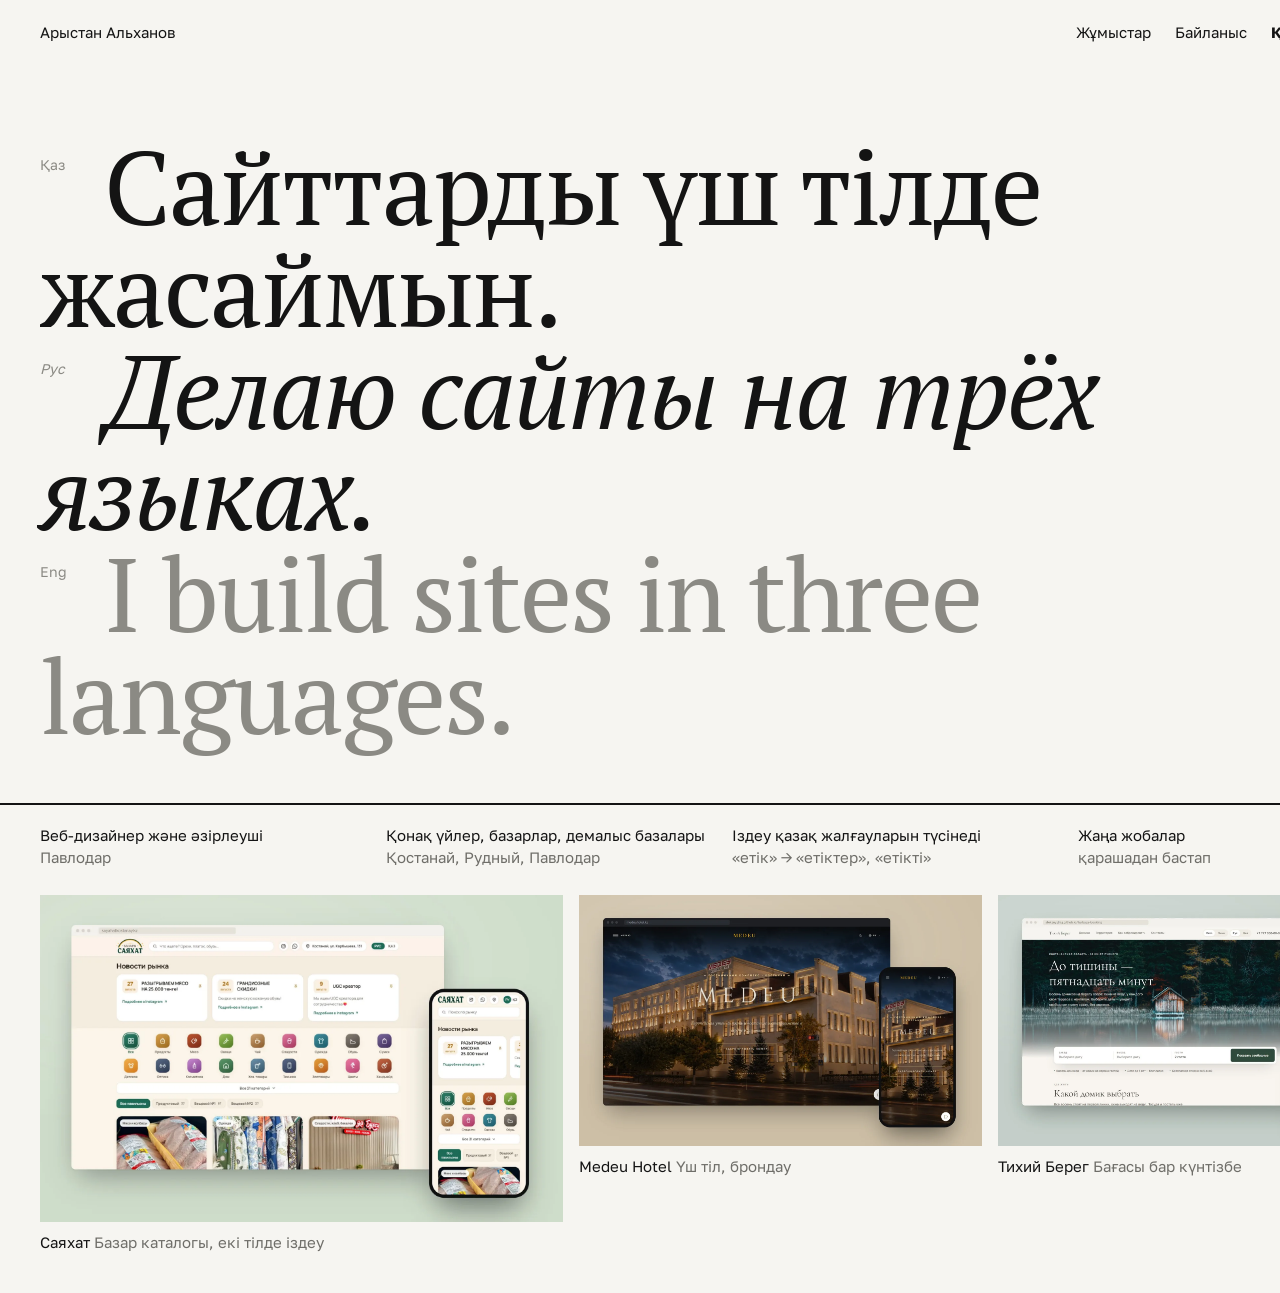
<file: mockups/direction-c.html>
<!DOCTYPE html>
<html lang="kk">
<head>
<meta charset="UTF-8">
<title>Direction C — Three languages</title>
<link href="https://fonts.googleapis.com/css2?family=Golos+Text:wght@400;500;600&family=PT+Serif:ital,wght@0,400;0,700;1,400&display=swap" rel="stylesheet">
<style>
	* { margin: 0; padding: 0; box-sizing: border-box; }

	body {
		width: 1440px;
		background: #f6f5f1;
		color: #141414;
		font-family: 'Golos Text', sans-serif;
		font-size: 15px;
		line-height: 1.45;
		-webkit-font-smoothing: antialiased;
	}

	.bar {
		display: flex;
		justify-content: space-between;
		padding: 22px 40px;
		font-size: 15px;
	}

	.bar nav span { margin-left: 24px; }

	.poster {
		padding: 70px 40px 56px;
		border-bottom: 2px solid #141414;
	}

	.poster p {
		font-family: 'PT Serif', serif;
		font-size: 104px;
		line-height: .98;
		letter-spacing: -.02em;
	}

	.poster .kk { color: #141414; }
	.poster .ru { color: #141414; font-style: italic; }
	.poster .en { color: #8b8a84; }

	.poster small {
		display: inline-block;
		width: 64px;
		font-family: 'Golos Text', sans-serif;
		font-size: 14px;
		letter-spacing: 0;
		vertical-align: top;
		margin-top: 22px;
		color: #8b8a84;
	}

	.meta {
		display: grid;
		grid-template-columns: repeat(4, 1fr);
		gap: 24px;
		padding: 20px 40px 26px;
		font-size: 15px;
	}

	.meta .soft { color: #6f6e69; }

	.strip {
		display: grid;
		grid-template-columns: 1.3fr 1fr 1fr;
		gap: 16px;
		padding: 0 40px 40px;
	}

	.strip figure img { display: block; width: 100%; aspect-ratio: 16 / 10; object-fit: cover; object-position: top; }
	.strip figcaption { margin-top: 10px; font-size: 15px; }
	.strip figcaption .soft { color: #6f6e69; }
</style>
</head>
<body>

<header class="bar">
	<span>Арыстан Альханов</span>
	<nav><span>Жұмыстар</span><span>Байланыс</span><span><b>Қаз</b></span><span>Рус</span><span>Eng</span></nav>
</header>

<section class="poster">
	<p class="kk"><small>Қаз</small>Сайттарды үш тілде жасаймын.</p>
	<p class="ru"><small>Рус</small>Делаю сайты на трёх языках.</p>
	<p class="en"><small>Eng</small>I build sites in three languages.</p>
</section>

<section class="meta">
	<p>Веб-дизайнер және әзірлеуші<br><span class="soft">Павлодар</span></p>
	<p>Қонақ үйлер, базарлар, демалыс базалары<br><span class="soft">Қостанай, Рудный, Павлодар</span></p>
	<p>Іздеу қазақ жалғауларын түсінеді<br><span class="soft">«етік» → «етіктер», «етікті»</span></p>
	<p>Жаңа жобалар<br><span class="soft">қарашадан бастап</span></p>
</section>

<section class="strip">
	<figure>
		<img src="../assets/shots/sayahat.webp" alt="">
		<figcaption>Саяхат <span class="soft">Базар каталогы, екі тілде іздеу</span></figcaption>
	</figure>
	<figure>
		<img src="../assets/shots/medeu.webp" alt="">
		<figcaption>Medeu Hotel <span class="soft">Үш тіл, брондау</span></figcaption>
	</figure>
	<figure>
		<img src="../assets/shots/turbaza-booking.webp" alt="">
		<figcaption>Тихий Берег <span class="soft">Бағасы бар күнтізбе</span></figcaption>
	</figure>
</section>

</body>
</html>
</file>
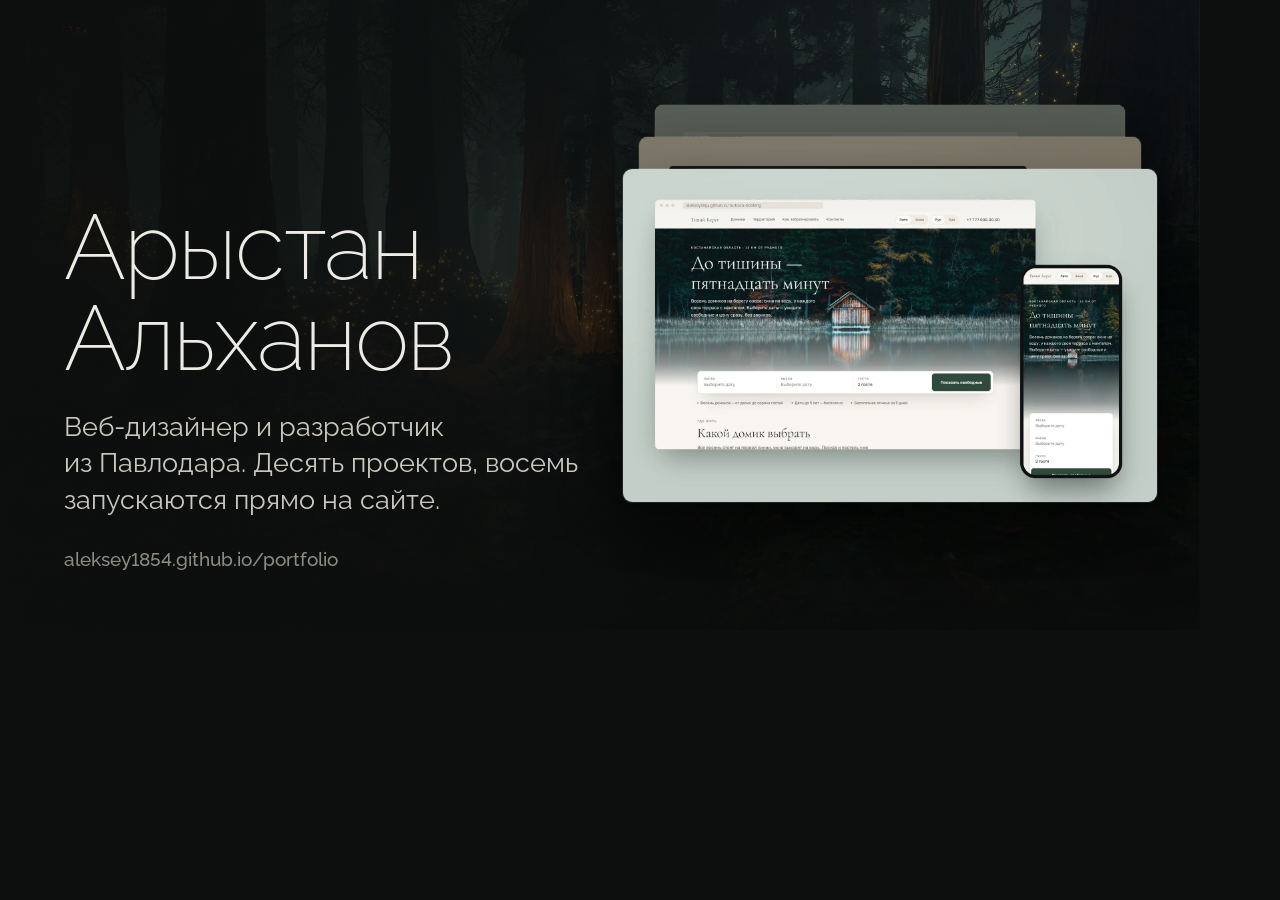
<file: mockups/og.html>
<!DOCTYPE html>
<html lang="ru">
<head>
<meta charset="UTF-8">
<title>Превью ссылки</title>
<style>
	@font-face {
		font-family: "Raleway";
		src: url(../assets/fonts/raleway-cyrillic-ext.woff2) format("woff2");
		font-weight: 100 900;
		unicode-range: U+0460-052F, U+1C80-1C8A, U+20B4, U+2DE0-2DFF, U+A640-A69F, U+FE2E-FE2F;
	}

	@font-face {
		font-family: "Raleway";
		src: url(../assets/fonts/raleway-cyrillic.woff2) format("woff2");
		font-weight: 100 900;
		unicode-range: U+0301, U+0400-045F, U+0490-0491, U+04B0-04B1, U+2116;
	}

	@font-face {
		font-family: "Raleway";
		src: url(../assets/fonts/raleway-latin.woff2) format("woff2");
		font-weight: 100 900;
		unicode-range: U+0000-00FF, U+0131, U+0152-0153, U+02BB-02BC, U+02C6, U+02DA, U+02DC, U+0304, U+0308, U+0329, U+2000-206F, U+20AC, U+2122, U+2191, U+2193, U+2212, U+2215, U+FEFF, U+FFFD;
	}

	* {
		margin: 0;
		padding: 0;
		box-sizing: border-box;
	}

	html,
	body {
		width: 1200px;
		height: 630px;
		overflow: hidden;
		background: #0d0f0e;
	}

	.og {
		position: relative;
		width: 1200px;
		height: 630px;
		overflow: hidden;
		font-family: "Raleway", sans-serif;
		font-variant-numeric: lining-nums;
		color: #ecebe6;
	}

	.layer {
		position: absolute;
		inset: 0;
		background-size: cover;
		background-position: center 30%;
	}

	.veil {
		position: absolute;
		inset: 0;
		background:
			linear-gradient(90deg, rgba(13, 15, 14, .96) 0%, rgba(13, 15, 14, .78) 40%, rgba(13, 15, 14, .3) 70%, rgba(13, 15, 14, .2) 100%),
			linear-gradient(to bottom, rgba(13, 15, 14, .2) 0%, transparent 40%, rgba(13, 15, 14, .7) 100%);
	}

	.text {
		position: absolute;
		left: 64px;
		bottom: 60px;
		width: 560px;
	}

	.name {
		font-weight: 200;
		font-size: 92px;
		line-height: .98;
		letter-spacing: -.02em;
	}

	.role {
		margin-top: 26px;
		font-size: 27px;
		line-height: 1.35;
		color: #c9c8c0;
	}

	.url {
		margin-top: 30px;
		font-size: 19px;
		font-weight: 500;
		color: #8d8c84;
	}

	.stack {
		position: absolute;
		left: 622px;
		top: 168px;
		width: 536px;
		height: 335px;
	}

	.card {
		position: absolute;
		inset: 0;
		border-radius: 10px;
		overflow: hidden;
		border: 1px solid rgba(236, 235, 230, .1);
		box-shadow: 0 40px 80px rgba(0, 0, 0, .55);
		transform-origin: 50% 0;
	}

	.card img {
		display: block;
		width: 100%;
		height: 100%;
		object-fit: cover;
		object-position: top left;
	}

	.card::after {
		content: "";
		position: absolute;
		inset: 0;
		background: #0d0f0e;
	}

	.card--3 {
		transform: translateY(-64px) scale(.88);
	}

	.card--3::after {
		opacity: .62;
	}

	.card--2 {
		transform: translateY(-32px) scale(.94);
	}

	.card--2::after {
		opacity: .42;
	}

	.card--1::after {
		opacity: 0;
	}
</style>
</head>
<body>
	<div class="og">
		<div class="layer" style="background-image: url(../assets/img/layer-base.webp);"></div>
		<div class="layer" style="background-image: url(../assets/img/layer-middle.webp);"></div>
		<div class="layer" style="background-image: url(../assets/img/layer-front.webp);"></div>
		<div class="veil"></div>

		<div class="stack">
			<div class="card card--3"><img src="../assets/shots/sayahat.webp" alt=""></div>
			<div class="card card--2"><img src="../assets/shots/medeu.webp" alt=""></div>
			<div class="card card--1"><img src="../assets/shots/turbaza-booking.webp" alt=""></div>
		</div>

		<div class="text">
			<h1 class="name">Арыстан Альханов</h1>
			<p class="role">Веб-дизайнер и разработчик из&nbsp;Павлодара. Десять проектов, восемь запускаются прямо на&nbsp;сайте.</p>
			<p class="url">aleksey1854.github.io/portfolio</p>
		</div>
	</div>
</body>
</html>
</file>
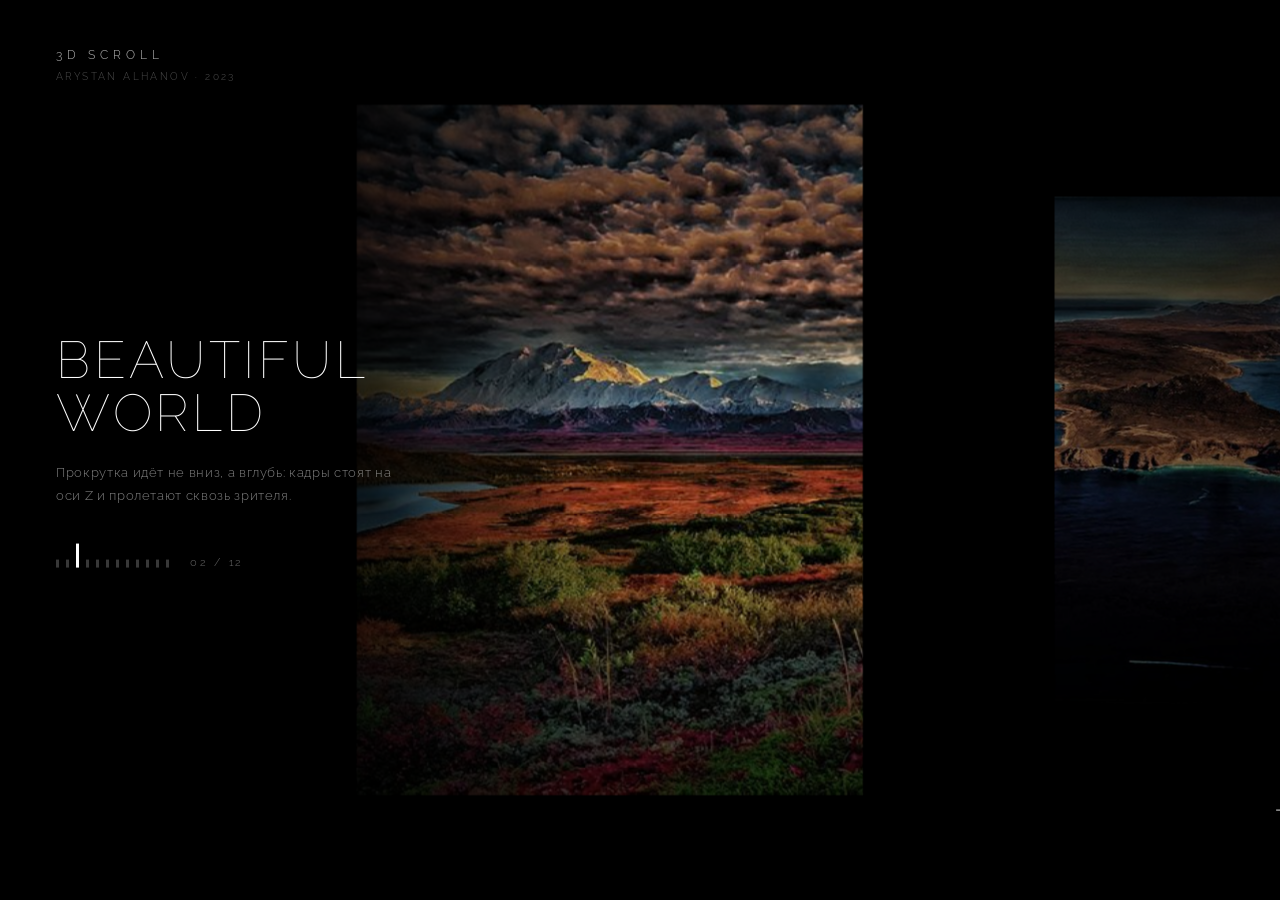
<file: mockups/scroll3d.html>
<!DOCTYPE html>
<html lang="en">

<head>
	<meta charset="UTF-8">
	<title>3D Scroll — кадр галереи</title>
	<style>
		*, *::before, *::after { margin: 0; padding: 0; box-sizing: border-box; }

		@font-face {
			font-family: raleway_g;
			src: url(../assets/fonts/raleway-v22-cyrillic-100.woff2) format("woff2");
			font-weight: 100;
		}

		@font-face {
			font-family: raleway_g;
			src: url(../assets/fonts/raleway-v22-cyrillic-300.woff2) format("woff2");
			font-weight: 300;
		}

		body {
			width: 1440px;
			height: 900px;
			overflow: hidden;
			background: #000;
			color: #fff;
			font-family: raleway_g, "Segoe UI", sans-serif;
			font-weight: 300;
			-webkit-font-smoothing: antialiased;
		}

		.stage { position: relative; width: 1440px; height: 900px; overflow: hidden; }

		.frame {
			position: absolute;
			inset: 0;
			display: flex;
			align-items: center;
			justify-content: center;
		}

		.media {
			width: 560px;
			height: 764px;
			background-position: center;
			background-size: cover;
			box-shadow: 0 50px 140px -50px #000;
		}

		.f-mid { transform: perspective(1500px) translate3d(784px, 0, -760px); opacity: .74; z-index: 2; }
		.f-near { transform: perspective(1500px) translate3d(-122px, 0, -160px); z-index: 3; }

		.fog {
			position: absolute;
			inset: 0;
			z-index: 6;
			pointer-events: none;
			background:
				radial-gradient(76% 64% at 54% 48%, transparent 16%, rgba(0, 0, 0, .55) 62%, rgba(0, 0, 0, .92) 100%),
				linear-gradient(90deg, #000 6%, rgba(0, 0, 0, .74) 22%, transparent 40%),
				linear-gradient(to bottom, #000 0%, transparent 11%, transparent 88%, #000 100%);
		}

		.hud { position: absolute; z-index: 8; }

		.hud--mark {
			top: 48px;
			left: 56px;
			font-size: 11.5px;
			letter-spacing: .42em;
			text-transform: uppercase;
			color: rgba(255, 255, 255, .72);
		}

		.hud--mark small {
			display: block;
			margin-top: 9px;
			font-size: 10px;
			letter-spacing: .24em;
			color: rgba(255, 255, 255, .3);
		}

		.hud--title {
			left: 56px;
			top: 50%;
			transform: translateY(-50%);
			width: 340px;
		}

		.hud--title h2 {
			font-weight: 100;
			text-transform: uppercase;
			font-size: 52px;
			line-height: 1.02;
			letter-spacing: .07em;
			color: #fff;
		}

		.hud--title p {
			margin-top: 22px;
			font-size: 13px;
			line-height: 1.8;
			letter-spacing: .05em;
			color: rgba(255, 255, 255, .5);
		}

		.scale {
			margin-top: 30px;
			display: flex;
			align-items: flex-end;
			gap: 7px;
			height: 30px;
		}

		.scale i { display: block; width: 3px; height: 8px; background: rgba(255, 255, 255, .22); }
		.scale i.on { height: 24px; background: #fff; }
		.scale u { margin-left: 14px; text-decoration: none; font-size: 10.5px; letter-spacing: .26em; color: rgba(255, 255, 255, .4); line-height: 1; }

		.hud--z {
			right: 56px;
			bottom: 52px;
			text-align: right;
			font-size: 10.5px;
			letter-spacing: .32em;
			text-transform: uppercase;
			color: rgba(255, 255, 255, .34);
		}

		.hud--z b {
			display: block;
			font-size: 44px;
			font-weight: 100;
			letter-spacing: .04em;
			color: #fff;
			margin-bottom: 4px;
		}
	</style>
</head>

<body>
	<div class="stage">

		<div class="frame f-mid">
			<div class="media" style="background-image: url(assets/gal-3.jpg)"></div>
		</div>

		<div class="frame f-near">
			<div class="media" style="background-image: url(assets/gal-1.jpg)"></div>
		</div>

		<div class="fog"></div>

		<div class="hud hud--mark">
			3D&nbsp;Scroll
			<small>Arystan Alhanov · 2023</small>
		</div>

		<div class="hud hud--title">
			<h2>Beautiful<br>World</h2>
			<p>Прокрутка идёт не вниз, а вглубь: кадры стоят на оси&nbsp;Z и пролетают сквозь зрителя.</p>
			<div class="scale">
				<i></i><i></i><i class="on"></i><i></i><i></i><i></i><i></i><i></i><i></i><i></i><i></i><i></i>
				<u>02 / 12</u>
			</div>
		</div>

		<div class="hud hud--z">
			<b>−800</b>
			depth · px
		</div>

	</div>
</body>

</html>
</file>
